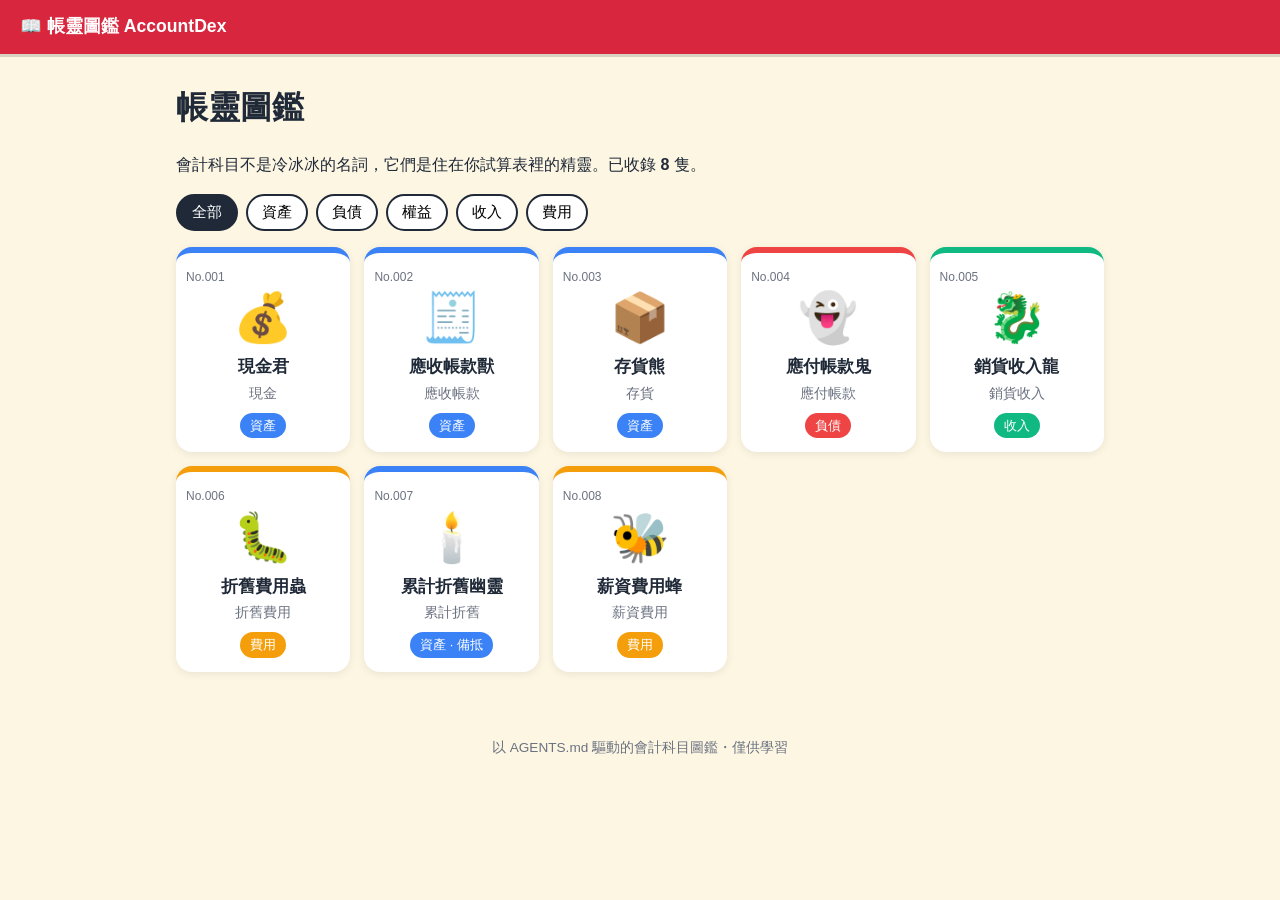
<file: docs/index.html>
<!doctype html>
<html lang="zh-Hant"><head><meta charset="utf-8">
<meta name="viewport" content="width=device-width, initial-scale=1">
<title>帳靈圖鑑 AccountDex</title>
<link rel="stylesheet" href="style.css">
</head><body>
<header class="top"><a href="index.html">📖 帳靈圖鑑 AccountDex</a></header>
<main><section class="hero"><h1>帳靈圖鑑</h1><p>會計科目不是冷冰冰的名詞，它們是住在你試算表裡的精靈。已收錄 <b>8</b> 隻。</p></section><nav class="filters"><button data-f="all" class="on">全部</button><button data-f="資產">資產</button><button data-f="負債">負債</button><button data-f="權益">權益</button><button data-f="收入">收入</button><button data-f="費用">費用</button></nav><section class="grid"><a class="card asset" data-type="資產" href="creatures/cash.html"><span class="no">No.001</span><span class="emoji">💰</span><h3>現金君</h3><p class="acc">現金</p><span class="badge">資產</span></a><a class="card asset" data-type="資產" href="creatures/accounts-receivable.html"><span class="no">No.002</span><span class="emoji">🧾</span><h3>應收帳款獸</h3><p class="acc">應收帳款</p><span class="badge">資產</span></a><a class="card asset" data-type="資產" href="creatures/inventory.html"><span class="no">No.003</span><span class="emoji">📦</span><h3>存貨熊</h3><p class="acc">存貨</p><span class="badge">資產</span></a><a class="card liab" data-type="負債" href="creatures/accounts-payable.html"><span class="no">No.004</span><span class="emoji">👻</span><h3>應付帳款鬼</h3><p class="acc">應付帳款</p><span class="badge">負債</span></a><a class="card revenue" data-type="收入" href="creatures/sales-revenue.html"><span class="no">No.005</span><span class="emoji">🐉</span><h3>銷貨收入龍</h3><p class="acc">銷貨收入</p><span class="badge">收入</span></a><a class="card expense" data-type="費用" href="creatures/depreciation-expense.html"><span class="no">No.006</span><span class="emoji">🐛</span><h3>折舊費用蟲</h3><p class="acc">折舊費用</p><span class="badge">費用</span></a><a class="card asset" data-type="資產" href="creatures/accumulated-depreciation.html"><span class="no">No.007</span><span class="emoji">🕯️</span><h3>累計折舊幽靈</h3><p class="acc">累計折舊</p><span class="badge">資產 · 備抵</span></a><a class="card expense" data-type="費用" href="creatures/salary-expense.html"><span class="no">No.008</span><span class="emoji">🐝</span><h3>薪資費用蜂</h3><p class="acc">薪資費用</p><span class="badge">費用</span></a></section><script>
const btns = document.querySelectorAll('.filters button');
btns.forEach(b => b.addEventListener('click', () => {
  btns.forEach(x => x.classList.remove('on')); b.classList.add('on');
  const f = b.dataset.f;
  document.querySelectorAll('.card').forEach(c => { c.hidden = !(f === 'all' || c.dataset.type === f); });
}));
</script></main>
<footer>以 AGENTS.md 驅動的會計科目圖鑑・僅供學習</footer>
</body></html>
</file>
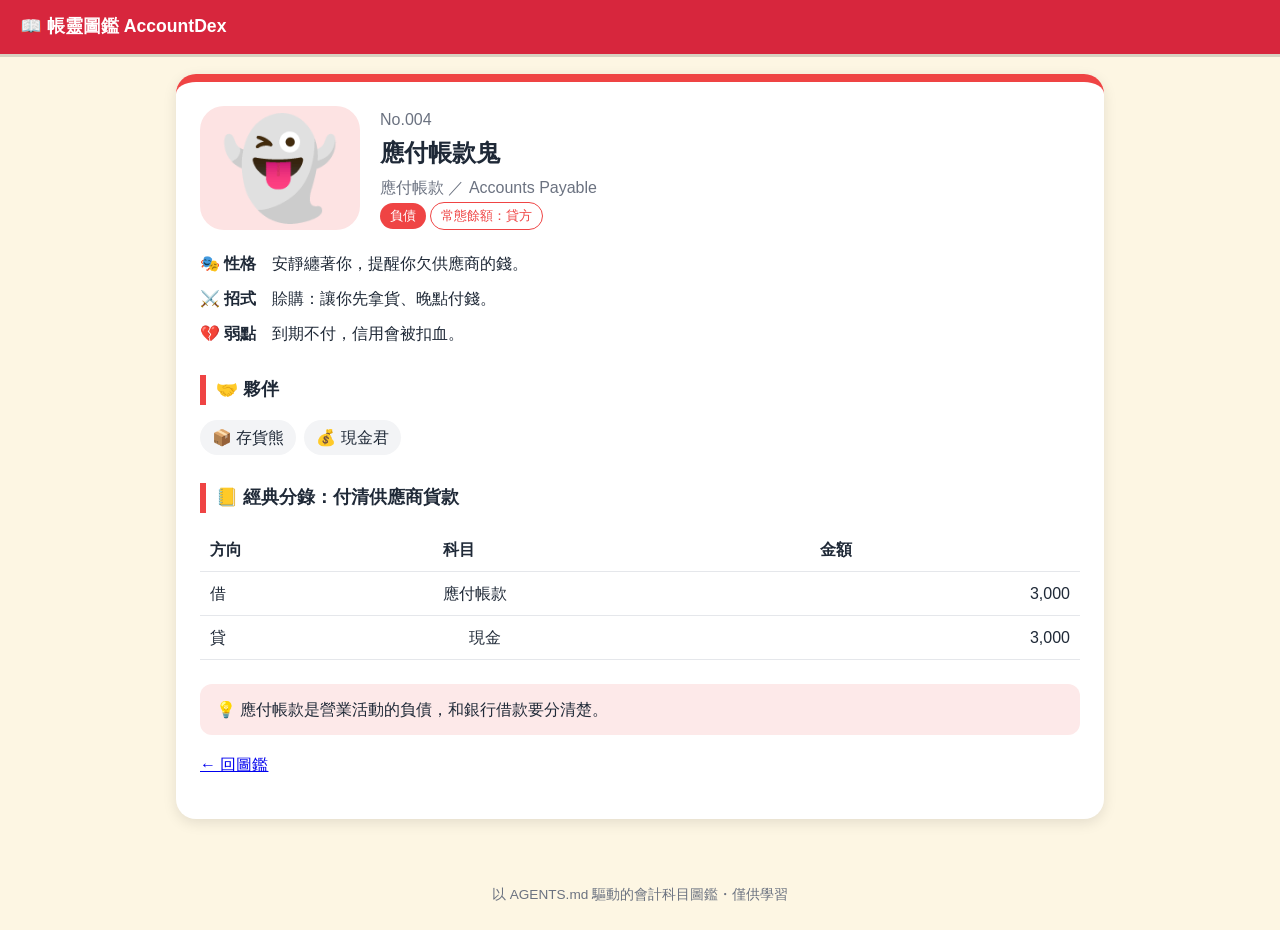
<file: docs/creatures/accounts-payable.html>
<!doctype html>
<html lang="zh-Hant"><head><meta charset="utf-8">
<meta name="viewport" content="width=device-width, initial-scale=1">
<title>應付帳款鬼｜帳靈圖鑑 AccountDex</title>
<link rel="stylesheet" href="../style.css">
</head><body>
<header class="top"><a href="../index.html">📖 帳靈圖鑑 AccountDex</a></header>
<main>
<article class="detail liab">
  <div class="dex-head">
    <div class="big">👻</div>
    <div>
      <p class="no">No.004</p>
      <h1>應付帳款鬼</h1>
      <p class="acc">應付帳款 ／ Accounts Payable</p>
      <span class="badge">負債</span>
      <span class="badge ghost">常態餘額：貸方</span>
    </div>
  </div>
  <dl class="stats">
    <dt>🎭 性格</dt><dd>安靜纏著你，提醒你欠供應商的錢。</dd>
    <dt>⚔️ 招式</dt><dd>賒購：讓你先拿貨、晚點付錢。</dd>
    <dt>💔 弱點</dt><dd>到期不付，信用會被扣血。</dd>
  </dl>
  <h2>🤝 夥伴</h2><div class="chips"><a class="chip" href="inventory.html">📦 存貨熊</a><a class="chip" href="cash.html">💰 現金君</a></div>
  <h2>📒 經典分錄：付清供應商貨款</h2>
  <table class="journal"><tr><th>方向</th><th>科目</th><th>金額</th></tr><tr class="dr"><td>借</td><td>應付帳款</td><td class="num">3,000</td></tr><tr class="cr"><td>貸</td><td>現金</td><td class="num">3,000</td></tr></table>
  <p class="tip">💡 應付帳款是營業活動的負債，和銀行借款要分清楚。</p>
  <p><a href="../index.html">← 回圖鑑</a></p>
</article></main>
<footer>以 AGENTS.md 驅動的會計科目圖鑑・僅供學習</footer>
</body></html>
</file>
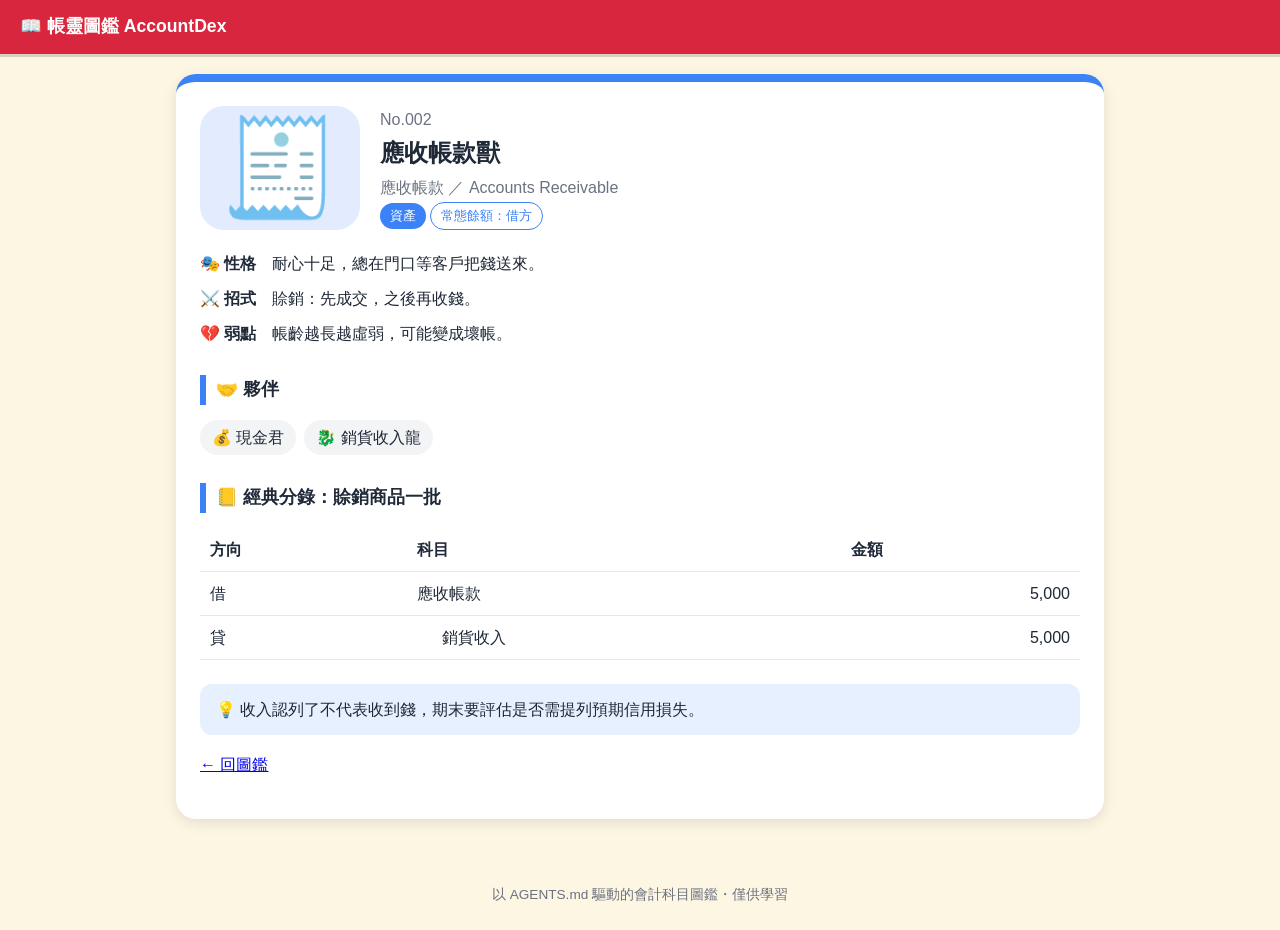
<file: docs/creatures/accounts-receivable.html>
<!doctype html>
<html lang="zh-Hant"><head><meta charset="utf-8">
<meta name="viewport" content="width=device-width, initial-scale=1">
<title>應收帳款獸｜帳靈圖鑑 AccountDex</title>
<link rel="stylesheet" href="../style.css">
</head><body>
<header class="top"><a href="../index.html">📖 帳靈圖鑑 AccountDex</a></header>
<main>
<article class="detail asset">
  <div class="dex-head">
    <div class="big">🧾</div>
    <div>
      <p class="no">No.002</p>
      <h1>應收帳款獸</h1>
      <p class="acc">應收帳款 ／ Accounts Receivable</p>
      <span class="badge">資產</span>
      <span class="badge ghost">常態餘額：借方</span>
    </div>
  </div>
  <dl class="stats">
    <dt>🎭 性格</dt><dd>耐心十足，總在門口等客戶把錢送來。</dd>
    <dt>⚔️ 招式</dt><dd>賒銷：先成交，之後再收錢。</dd>
    <dt>💔 弱點</dt><dd>帳齡越長越虛弱，可能變成壞帳。</dd>
  </dl>
  <h2>🤝 夥伴</h2><div class="chips"><a class="chip" href="cash.html">💰 現金君</a><a class="chip" href="sales-revenue.html">🐉 銷貨收入龍</a></div>
  <h2>📒 經典分錄：賒銷商品一批</h2>
  <table class="journal"><tr><th>方向</th><th>科目</th><th>金額</th></tr><tr class="dr"><td>借</td><td>應收帳款</td><td class="num">5,000</td></tr><tr class="cr"><td>貸</td><td>銷貨收入</td><td class="num">5,000</td></tr></table>
  <p class="tip">💡 收入認列了不代表收到錢，期末要評估是否需提列預期信用損失。</p>
  <p><a href="../index.html">← 回圖鑑</a></p>
</article></main>
<footer>以 AGENTS.md 驅動的會計科目圖鑑・僅供學習</footer>
</body></html>
</file>
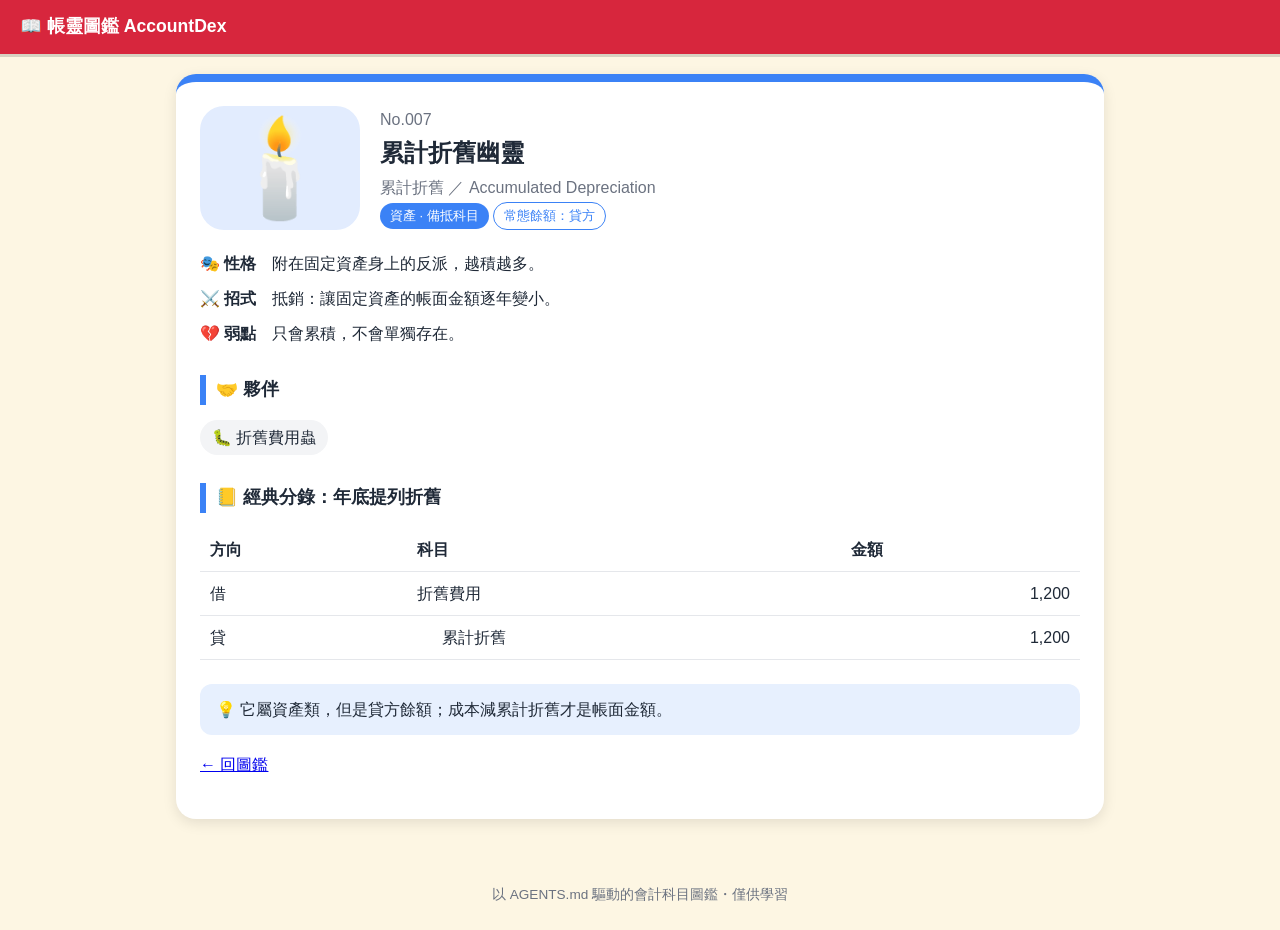
<file: docs/creatures/accumulated-depreciation.html>
<!doctype html>
<html lang="zh-Hant"><head><meta charset="utf-8">
<meta name="viewport" content="width=device-width, initial-scale=1">
<title>累計折舊幽靈｜帳靈圖鑑 AccountDex</title>
<link rel="stylesheet" href="../style.css">
</head><body>
<header class="top"><a href="../index.html">📖 帳靈圖鑑 AccountDex</a></header>
<main>
<article class="detail asset">
  <div class="dex-head">
    <div class="big">🕯️</div>
    <div>
      <p class="no">No.007</p>
      <h1>累計折舊幽靈</h1>
      <p class="acc">累計折舊 ／ Accumulated Depreciation</p>
      <span class="badge">資產 · 備抵科目</span>
      <span class="badge ghost">常態餘額：貸方</span>
    </div>
  </div>
  <dl class="stats">
    <dt>🎭 性格</dt><dd>附在固定資產身上的反派，越積越多。</dd>
    <dt>⚔️ 招式</dt><dd>抵銷：讓固定資產的帳面金額逐年變小。</dd>
    <dt>💔 弱點</dt><dd>只會累積，不會單獨存在。</dd>
  </dl>
  <h2>🤝 夥伴</h2><div class="chips"><a class="chip" href="depreciation-expense.html">🐛 折舊費用蟲</a></div>
  <h2>📒 經典分錄：年底提列折舊</h2>
  <table class="journal"><tr><th>方向</th><th>科目</th><th>金額</th></tr><tr class="dr"><td>借</td><td>折舊費用</td><td class="num">1,200</td></tr><tr class="cr"><td>貸</td><td>累計折舊</td><td class="num">1,200</td></tr></table>
  <p class="tip">💡 它屬資產類，但是貸方餘額；成本減累計折舊才是帳面金額。</p>
  <p><a href="../index.html">← 回圖鑑</a></p>
</article></main>
<footer>以 AGENTS.md 驅動的會計科目圖鑑・僅供學習</footer>
</body></html>
</file>
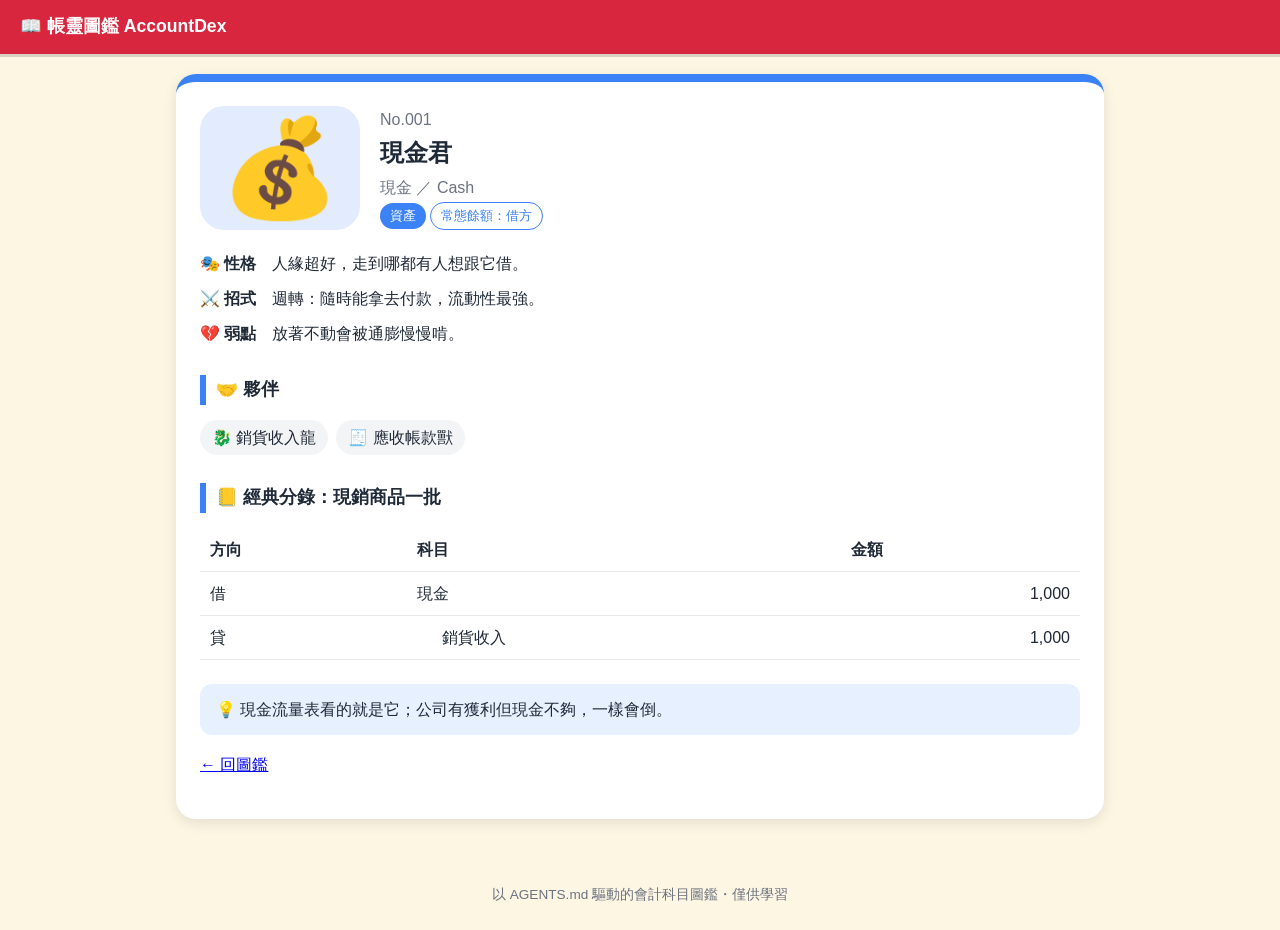
<file: docs/creatures/cash.html>
<!doctype html>
<html lang="zh-Hant"><head><meta charset="utf-8">
<meta name="viewport" content="width=device-width, initial-scale=1">
<title>現金君｜帳靈圖鑑 AccountDex</title>
<link rel="stylesheet" href="../style.css">
</head><body>
<header class="top"><a href="../index.html">📖 帳靈圖鑑 AccountDex</a></header>
<main>
<article class="detail asset">
  <div class="dex-head">
    <div class="big">💰</div>
    <div>
      <p class="no">No.001</p>
      <h1>現金君</h1>
      <p class="acc">現金 ／ Cash</p>
      <span class="badge">資產</span>
      <span class="badge ghost">常態餘額：借方</span>
    </div>
  </div>
  <dl class="stats">
    <dt>🎭 性格</dt><dd>人緣超好，走到哪都有人想跟它借。</dd>
    <dt>⚔️ 招式</dt><dd>週轉：隨時能拿去付款，流動性最強。</dd>
    <dt>💔 弱點</dt><dd>放著不動會被通膨慢慢啃。</dd>
  </dl>
  <h2>🤝 夥伴</h2><div class="chips"><a class="chip" href="sales-revenue.html">🐉 銷貨收入龍</a><a class="chip" href="accounts-receivable.html">🧾 應收帳款獸</a></div>
  <h2>📒 經典分錄：現銷商品一批</h2>
  <table class="journal"><tr><th>方向</th><th>科目</th><th>金額</th></tr><tr class="dr"><td>借</td><td>現金</td><td class="num">1,000</td></tr><tr class="cr"><td>貸</td><td>銷貨收入</td><td class="num">1,000</td></tr></table>
  <p class="tip">💡 現金流量表看的就是它；公司有獲利但現金不夠，一樣會倒。</p>
  <p><a href="../index.html">← 回圖鑑</a></p>
</article></main>
<footer>以 AGENTS.md 驅動的會計科目圖鑑・僅供學習</footer>
</body></html>
</file>
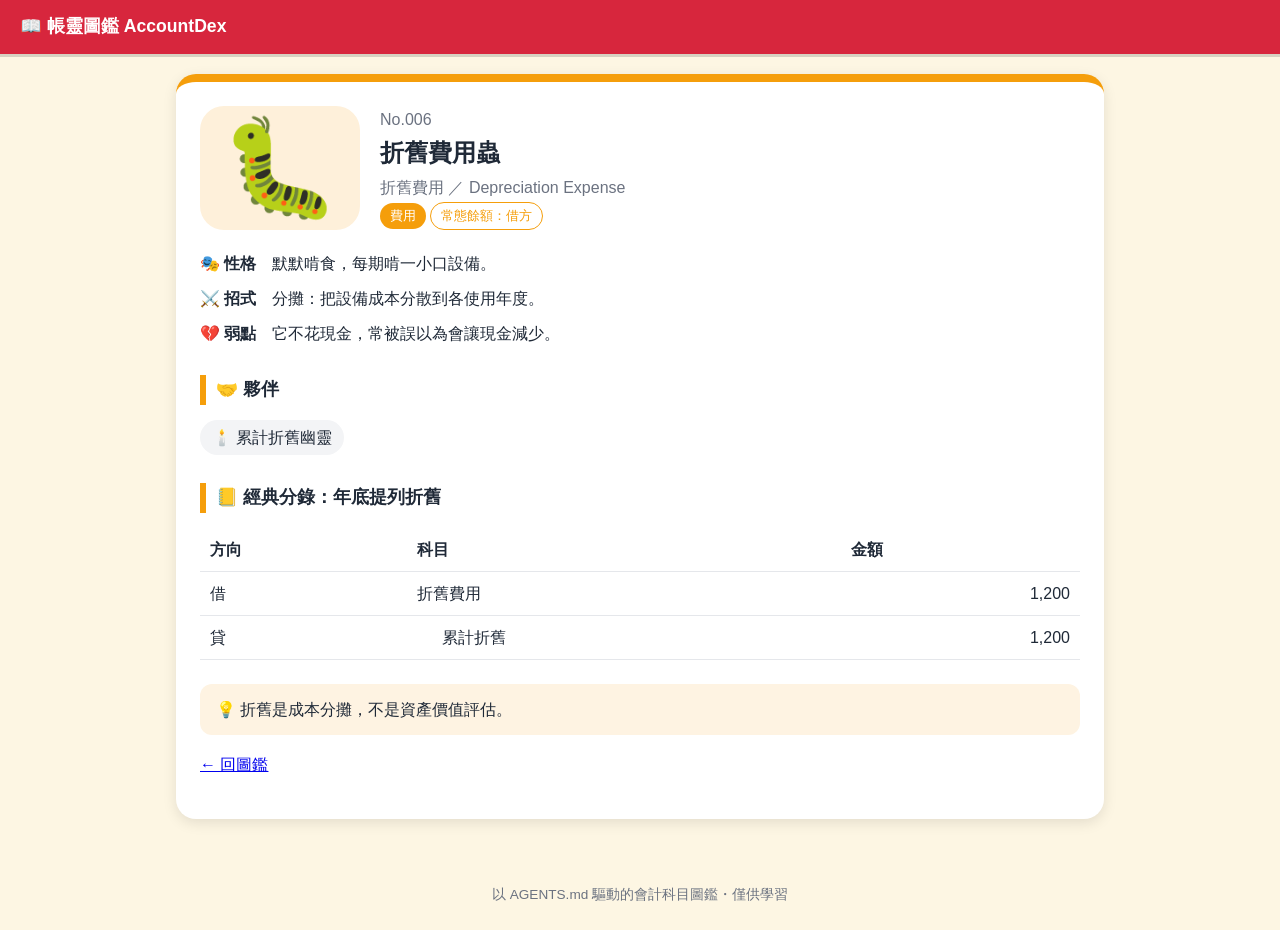
<file: docs/creatures/depreciation-expense.html>
<!doctype html>
<html lang="zh-Hant"><head><meta charset="utf-8">
<meta name="viewport" content="width=device-width, initial-scale=1">
<title>折舊費用蟲｜帳靈圖鑑 AccountDex</title>
<link rel="stylesheet" href="../style.css">
</head><body>
<header class="top"><a href="../index.html">📖 帳靈圖鑑 AccountDex</a></header>
<main>
<article class="detail expense">
  <div class="dex-head">
    <div class="big">🐛</div>
    <div>
      <p class="no">No.006</p>
      <h1>折舊費用蟲</h1>
      <p class="acc">折舊費用 ／ Depreciation Expense</p>
      <span class="badge">費用</span>
      <span class="badge ghost">常態餘額：借方</span>
    </div>
  </div>
  <dl class="stats">
    <dt>🎭 性格</dt><dd>默默啃食，每期啃一小口設備。</dd>
    <dt>⚔️ 招式</dt><dd>分攤：把設備成本分散到各使用年度。</dd>
    <dt>💔 弱點</dt><dd>它不花現金，常被誤以為會讓現金減少。</dd>
  </dl>
  <h2>🤝 夥伴</h2><div class="chips"><a class="chip" href="accumulated-depreciation.html">🕯️ 累計折舊幽靈</a></div>
  <h2>📒 經典分錄：年底提列折舊</h2>
  <table class="journal"><tr><th>方向</th><th>科目</th><th>金額</th></tr><tr class="dr"><td>借</td><td>折舊費用</td><td class="num">1,200</td></tr><tr class="cr"><td>貸</td><td>累計折舊</td><td class="num">1,200</td></tr></table>
  <p class="tip">💡 折舊是成本分攤，不是資產價值評估。</p>
  <p><a href="../index.html">← 回圖鑑</a></p>
</article></main>
<footer>以 AGENTS.md 驅動的會計科目圖鑑・僅供學習</footer>
</body></html>
</file>
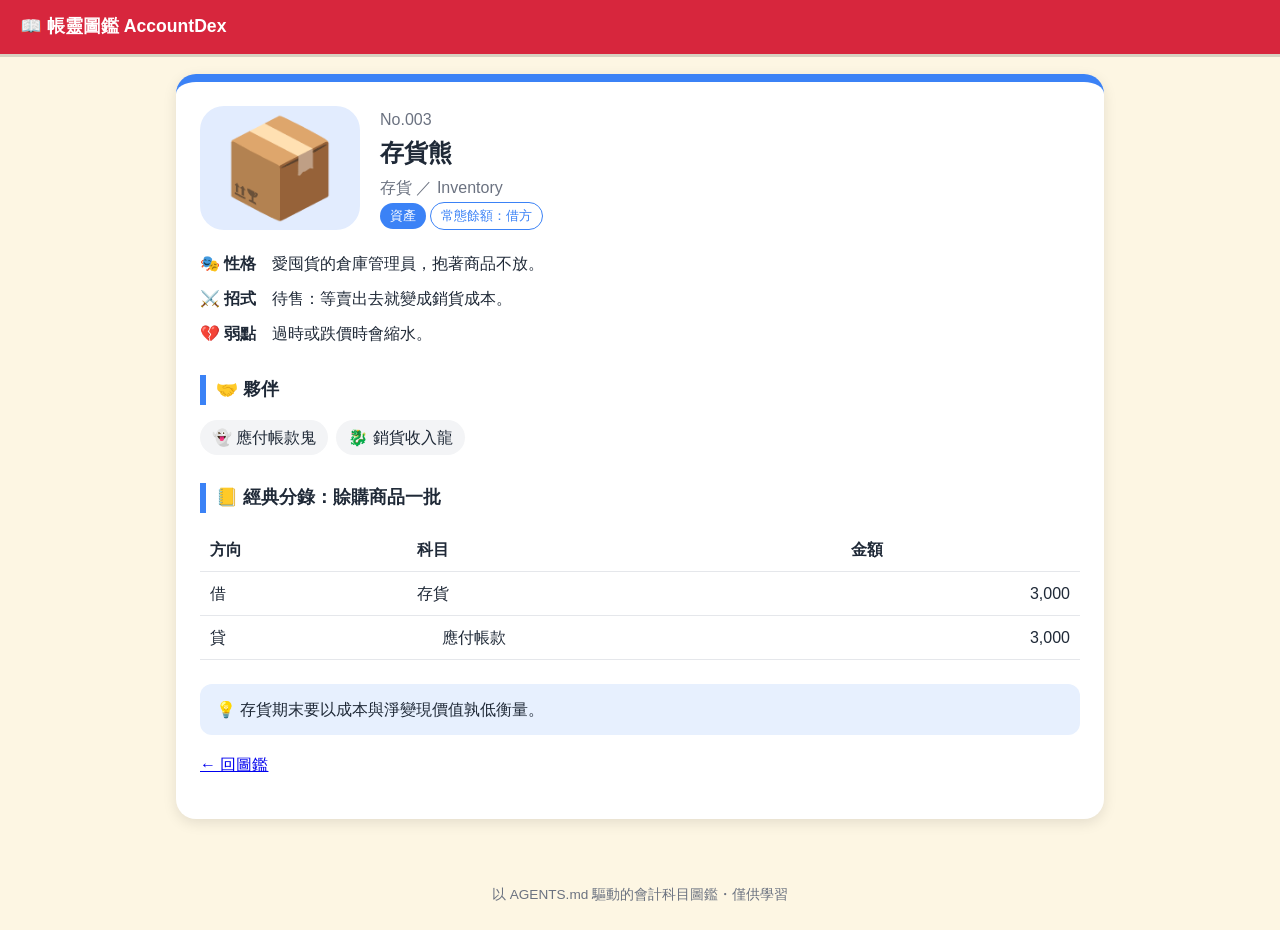
<file: docs/creatures/inventory.html>
<!doctype html>
<html lang="zh-Hant"><head><meta charset="utf-8">
<meta name="viewport" content="width=device-width, initial-scale=1">
<title>存貨熊｜帳靈圖鑑 AccountDex</title>
<link rel="stylesheet" href="../style.css">
</head><body>
<header class="top"><a href="../index.html">📖 帳靈圖鑑 AccountDex</a></header>
<main>
<article class="detail asset">
  <div class="dex-head">
    <div class="big">📦</div>
    <div>
      <p class="no">No.003</p>
      <h1>存貨熊</h1>
      <p class="acc">存貨 ／ Inventory</p>
      <span class="badge">資產</span>
      <span class="badge ghost">常態餘額：借方</span>
    </div>
  </div>
  <dl class="stats">
    <dt>🎭 性格</dt><dd>愛囤貨的倉庫管理員，抱著商品不放。</dd>
    <dt>⚔️ 招式</dt><dd>待售：等賣出去就變成銷貨成本。</dd>
    <dt>💔 弱點</dt><dd>過時或跌價時會縮水。</dd>
  </dl>
  <h2>🤝 夥伴</h2><div class="chips"><a class="chip" href="accounts-payable.html">👻 應付帳款鬼</a><a class="chip" href="sales-revenue.html">🐉 銷貨收入龍</a></div>
  <h2>📒 經典分錄：賒購商品一批</h2>
  <table class="journal"><tr><th>方向</th><th>科目</th><th>金額</th></tr><tr class="dr"><td>借</td><td>存貨</td><td class="num">3,000</td></tr><tr class="cr"><td>貸</td><td>應付帳款</td><td class="num">3,000</td></tr></table>
  <p class="tip">💡 存貨期末要以成本與淨變現價值孰低衡量。</p>
  <p><a href="../index.html">← 回圖鑑</a></p>
</article></main>
<footer>以 AGENTS.md 驅動的會計科目圖鑑・僅供學習</footer>
</body></html>
</file>
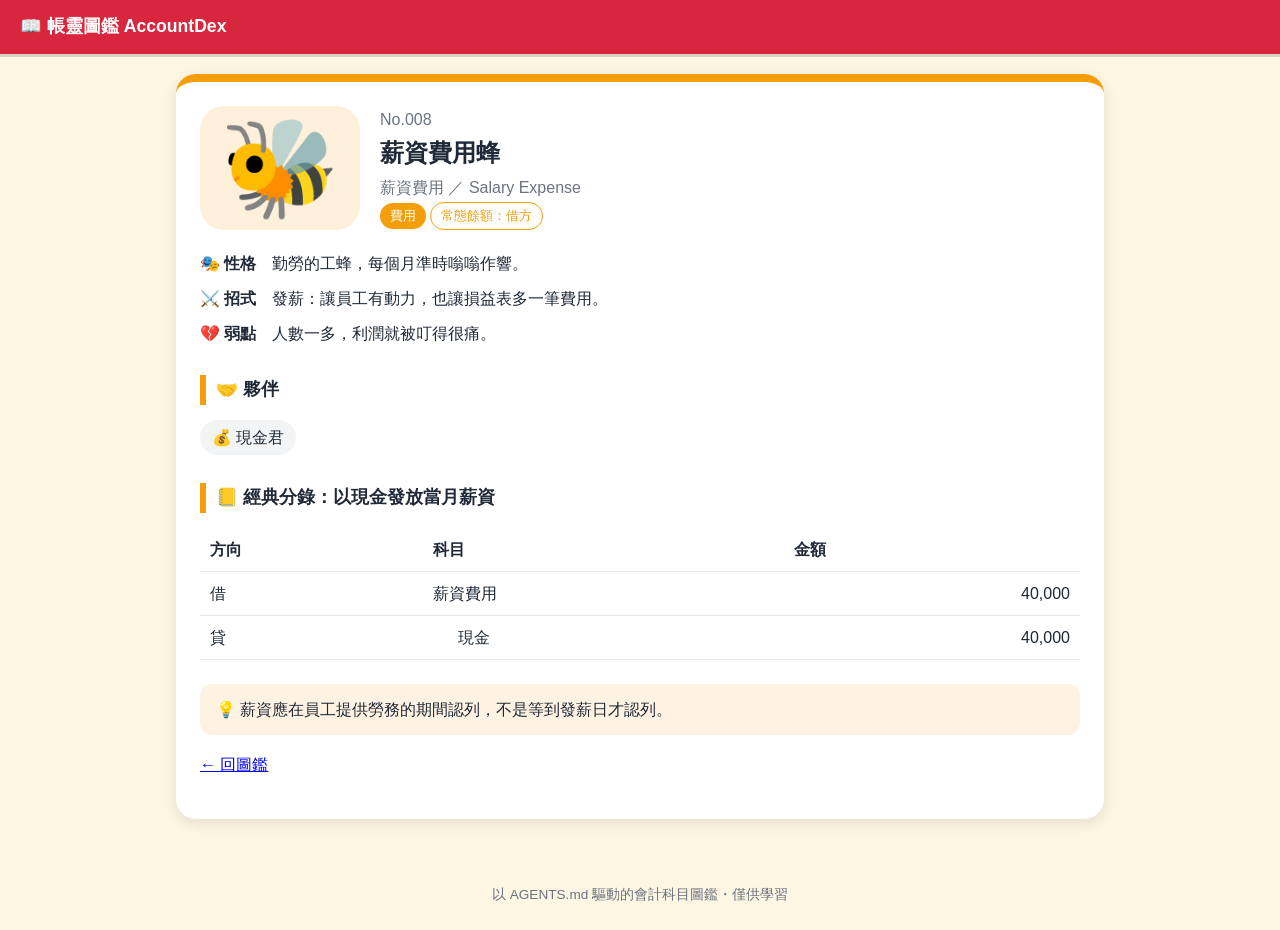
<file: docs/creatures/salary-expense.html>
<!doctype html>
<html lang="zh-Hant"><head><meta charset="utf-8">
<meta name="viewport" content="width=device-width, initial-scale=1">
<title>薪資費用蜂｜帳靈圖鑑 AccountDex</title>
<link rel="stylesheet" href="../style.css">
</head><body>
<header class="top"><a href="../index.html">📖 帳靈圖鑑 AccountDex</a></header>
<main>
<article class="detail expense">
  <div class="dex-head">
    <div class="big">🐝</div>
    <div>
      <p class="no">No.008</p>
      <h1>薪資費用蜂</h1>
      <p class="acc">薪資費用 ／ Salary Expense</p>
      <span class="badge">費用</span>
      <span class="badge ghost">常態餘額：借方</span>
    </div>
  </div>
  <dl class="stats">
    <dt>🎭 性格</dt><dd>勤勞的工蜂，每個月準時嗡嗡作響。</dd>
    <dt>⚔️ 招式</dt><dd>發薪：讓員工有動力，也讓損益表多一筆費用。</dd>
    <dt>💔 弱點</dt><dd>人數一多，利潤就被叮得很痛。</dd>
  </dl>
  <h2>🤝 夥伴</h2><div class="chips"><a class="chip" href="cash.html">💰 現金君</a></div>
  <h2>📒 經典分錄：以現金發放當月薪資</h2>
  <table class="journal"><tr><th>方向</th><th>科目</th><th>金額</th></tr><tr class="dr"><td>借</td><td>薪資費用</td><td class="num">40,000</td></tr><tr class="cr"><td>貸</td><td>現金</td><td class="num">40,000</td></tr></table>
  <p class="tip">💡 薪資應在員工提供勞務的期間認列，不是等到發薪日才認列。</p>
  <p><a href="../index.html">← 回圖鑑</a></p>
</article></main>
<footer>以 AGENTS.md 驅動的會計科目圖鑑・僅供學習</footer>
</body></html>
</file>
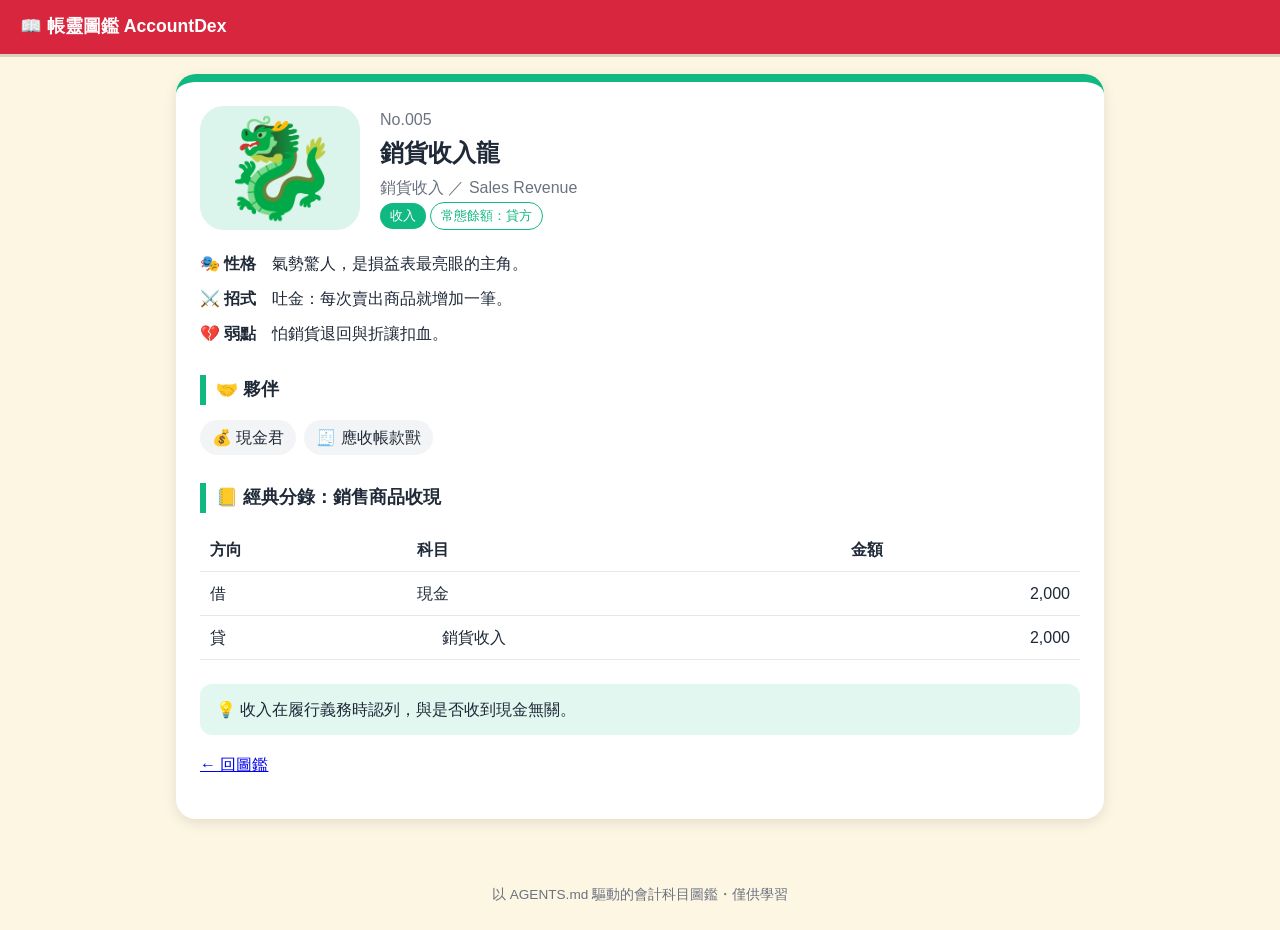
<file: docs/creatures/sales-revenue.html>
<!doctype html>
<html lang="zh-Hant"><head><meta charset="utf-8">
<meta name="viewport" content="width=device-width, initial-scale=1">
<title>銷貨收入龍｜帳靈圖鑑 AccountDex</title>
<link rel="stylesheet" href="../style.css">
</head><body>
<header class="top"><a href="../index.html">📖 帳靈圖鑑 AccountDex</a></header>
<main>
<article class="detail revenue">
  <div class="dex-head">
    <div class="big">🐉</div>
    <div>
      <p class="no">No.005</p>
      <h1>銷貨收入龍</h1>
      <p class="acc">銷貨收入 ／ Sales Revenue</p>
      <span class="badge">收入</span>
      <span class="badge ghost">常態餘額：貸方</span>
    </div>
  </div>
  <dl class="stats">
    <dt>🎭 性格</dt><dd>氣勢驚人，是損益表最亮眼的主角。</dd>
    <dt>⚔️ 招式</dt><dd>吐金：每次賣出商品就增加一筆。</dd>
    <dt>💔 弱點</dt><dd>怕銷貨退回與折讓扣血。</dd>
  </dl>
  <h2>🤝 夥伴</h2><div class="chips"><a class="chip" href="cash.html">💰 現金君</a><a class="chip" href="accounts-receivable.html">🧾 應收帳款獸</a></div>
  <h2>📒 經典分錄：銷售商品收現</h2>
  <table class="journal"><tr><th>方向</th><th>科目</th><th>金額</th></tr><tr class="dr"><td>借</td><td>現金</td><td class="num">2,000</td></tr><tr class="cr"><td>貸</td><td>銷貨收入</td><td class="num">2,000</td></tr></table>
  <p class="tip">💡 收入在履行義務時認列，與是否收到現金無關。</p>
  <p><a href="../index.html">← 回圖鑑</a></p>
</article></main>
<footer>以 AGENTS.md 驅動的會計科目圖鑑・僅供學習</footer>
</body></html>
</file>
<file: docs/style.css>
:root { --ink:#1f2937; --paper:#fdf6e3; --dex:#d7263d; --muted:#6b7280; }
* { box-sizing: border-box; }
body { margin:0; background:var(--paper); color:var(--ink);
  font-family: -apple-system, "PingFang TC", "Noto Sans TC", "Microsoft JhengHei", sans-serif; line-height:1.7; }
.top { background:var(--dex); padding:12px 20px; box-shadow:0 3px 0 rgba(0,0,0,.15); }
.top a { color:#fff; font-weight:700; text-decoration:none; font-size:1.1rem; }
main { max-width:960px; margin:0 auto; padding:20px 16px 40px; }
footer { text-align:center; color:var(--muted); font-size:.85rem; padding:24px; }
.asset{--c:#3b82f6} .liab{--c:#ef4444} .equity{--c:#8b5cf6} .revenue{--c:#10b981} .expense{--c:#f59e0b}
.hero h1 { margin:.2em 0; font-size:2rem; }
.filters { display:flex; flex-wrap:wrap; gap:8px; margin:16px 0; }
.filters button { border:2px solid var(--ink); background:#fff; border-radius:999px; padding:6px 14px; cursor:pointer; font-size:.95rem; }
.filters button.on { background:var(--ink); color:#fff; }
.grid { display:grid; grid-template-columns:repeat(auto-fill,minmax(150px,1fr)); gap:14px; }
.card { display:flex; flex-direction:column; align-items:center; text-align:center; background:#fff;
  border-top:6px solid var(--c); border-radius:16px; padding:14px 10px; text-decoration:none; color:inherit;
  box-shadow:0 2px 8px rgba(0,0,0,.08); transition:transform .15s; }
.card[hidden] { display:none; }
.card:hover { transform:translateY(-4px) rotate(-1deg); }
.card .no { align-self:flex-start; font-size:.75rem; color:var(--muted); }
.card .emoji { font-size:3rem; line-height:1.3; }
.card h3 { margin:.2em 0 0; font-size:1.05rem; }
.card .acc { margin:0 0 8px; font-size:.85rem; color:var(--muted); }
.badge { display:inline-block; background:var(--c); color:#fff; border-radius:999px; padding:2px 10px; font-size:.8rem; }
.badge.ghost { background:transparent; color:var(--c); border:1.5px solid var(--c); }
.detail { background:#fff; border-radius:20px; border-top:8px solid var(--c); padding:24px; box-shadow:0 4px 14px rgba(0,0,0,.1); }
.dex-head { display:flex; gap:20px; align-items:center; flex-wrap:wrap; }
.dex-head .big { font-size:6rem; line-height:1; background:color-mix(in srgb, var(--c) 15%, white); border-radius:24px; padding:14px 20px; }
.dex-head h1 { margin:0; } .dex-head .no, .dex-head .acc { margin:0; color:var(--muted); }
.stats { display:grid; grid-template-columns:auto 1fr; gap:8px 16px; margin:20px 0; }
.stats dt { font-weight:700; } .stats dd { margin:0; }
h2 { font-size:1.1rem; border-left:6px solid var(--c); padding-left:10px; margin-top:28px; }
.chips { display:flex; flex-wrap:wrap; gap:8px; }
.chip { background:#f3f4f6; border-radius:999px; padding:4px 12px; text-decoration:none; color:inherit; }
.chip:hover { background:var(--c); color:#fff; }
.journal { width:100%; border-collapse:collapse; }
.journal th, .journal td { border-bottom:1px solid #e5e7eb; padding:8px 10px; text-align:left; }
.journal tr.cr td:nth-child(2) { padding-left:2.2em; }
.journal .num { text-align:right; font-variant-numeric:tabular-nums; }
.tip { background:color-mix(in srgb, var(--c) 12%, white); border-radius:12px; padding:12px 16px; margin-top:24px; }
.muted { color:var(--muted); }
</file>
